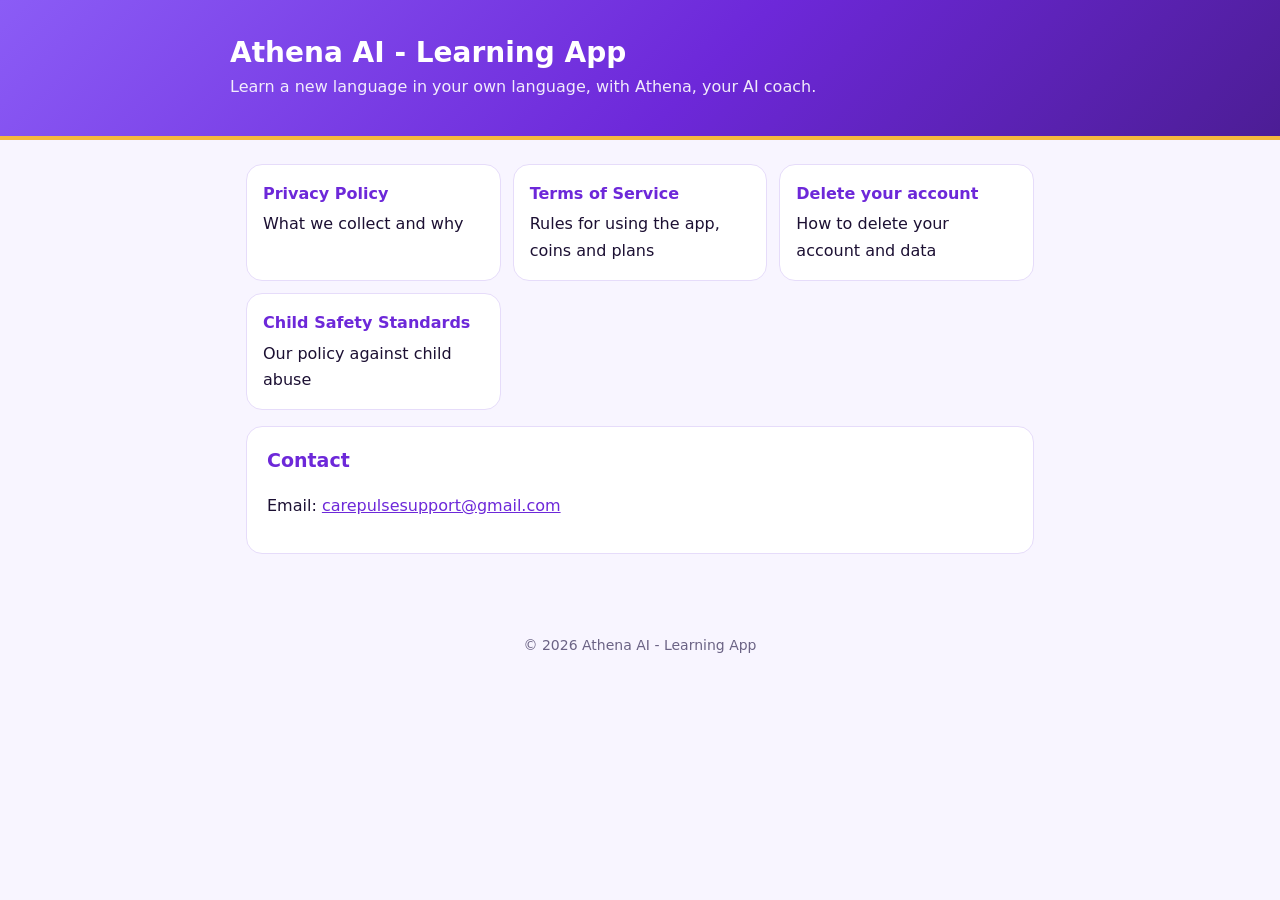
<file: index.html>
<!doctype html>
<html lang="en">
<head>
  <meta charset="utf-8">
  <meta name="viewport" content="width=device-width, initial-scale=1">
  <title>Athena AI - Learning App</title>
  <meta name="description" content="Legal and support pages for Athena AI - Learning App.">
  <link rel="stylesheet" href="style.css">
</head>
<body>
  <header>
    <div class="wrap">
      <h1>Athena AI - Learning App</h1>
      <p>Learn a new language in your own language, with Athena, your AI coach.</p>
    </div>
  </header>
  <main>
    <div class="cards">
      <a href="privacy.html"><strong>Privacy Policy</strong>What we collect and why</a>
      <a href="terms.html"><strong>Terms of Service</strong>Rules for using the app, coins and plans</a>
      <a href="delete-account.html"><strong>Delete your account</strong>How to delete your account and data</a>
      <a href="child-safety.html"><strong>Child Safety Standards</strong>Our policy against child abuse</a>
    </div>
    <section style="margin-top:16px">
      <h2>Contact</h2>
      <p>Email: <a href="mailto:carepulsesupport@gmail.com">carepulsesupport@gmail.com</a></p>
    </section>
  </main>
  <footer>© 2026 Athena AI - Learning App</footer>
</body>
</html>
</file>
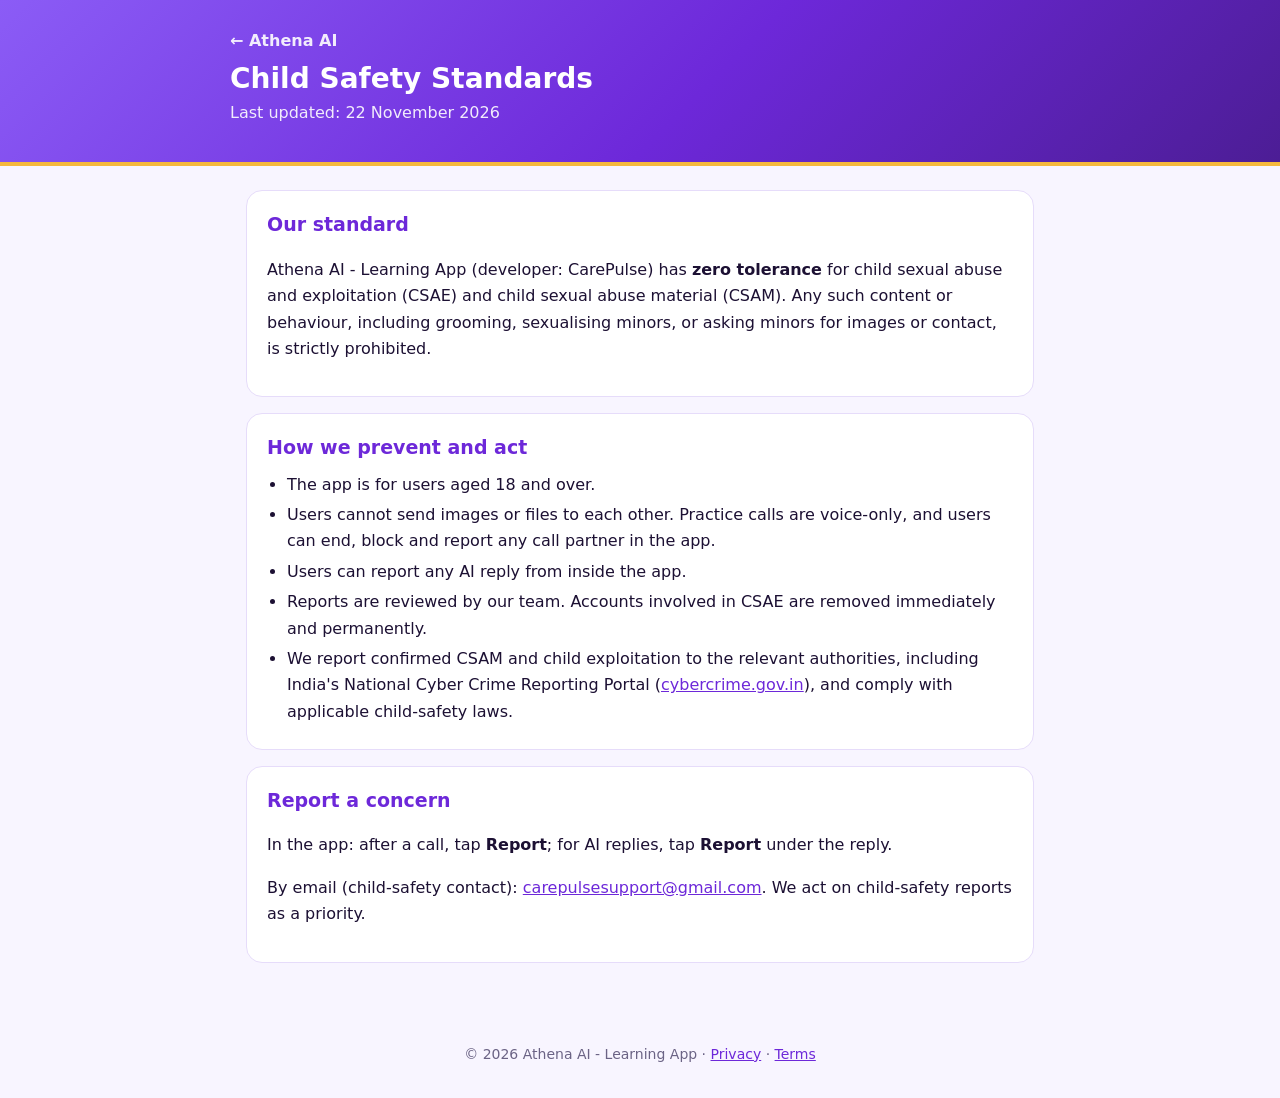
<file: child-safety.html>
<!doctype html>
<html lang="en">
<head>
  <meta charset="utf-8">
  <meta name="viewport" content="width=device-width, initial-scale=1">
  <title>Child Safety Standards · Athena AI</title>
  <meta name="description" content="Athena AI's standards against child sexual abuse and exploitation (CSAE).">
  <link rel="stylesheet" href="style.css">
</head>
<body>
  <header>
    <div class="wrap">
      <a href="index.html">← Athena AI</a>
      <h1>Child Safety Standards</h1>
      <p>Last updated: 22 November 2026</p>
    </div>
  </header>
  <main>
    <section>
      <h2>Our standard</h2>
      <p>Athena AI - Learning App (developer: CarePulse) has <strong>zero tolerance</strong> for child sexual abuse and exploitation (CSAE) and child sexual abuse material (CSAM). Any such content or behaviour, including grooming, sexualising minors, or asking minors for images or contact, is strictly prohibited.</p>
    </section>
    <section>
      <h2>How we prevent and act</h2>
      <ul>
        <li>The app is for users aged 18 and over.</li>
        <li>Users cannot send images or files to each other. Practice calls are voice-only, and users can end, block and report any call partner in the app.</li>
        <li>Users can report any AI reply from inside the app.</li>
        <li>Reports are reviewed by our team. Accounts involved in CSAE are removed immediately and permanently.</li>
        <li>We report confirmed CSAM and child exploitation to the relevant authorities, including India's National Cyber Crime Reporting Portal (<a href="https://cybercrime.gov.in">cybercrime.gov.in</a>), and comply with applicable child-safety laws.</li>
      </ul>
    </section>
    <section>
      <h2>Report a concern</h2>
      <p>In the app: after a call, tap <strong>Report</strong>; for AI replies, tap <strong>Report</strong> under the reply.</p>
      <p>By email (child-safety contact): <a href="mailto:carepulsesupport@gmail.com?subject=Child%20safety%20report">carepulsesupport@gmail.com</a>. We act on child-safety reports as a priority.</p>
    </section>
  </main>
  <footer>© 2026 Athena AI - Learning App · <a href="privacy.html">Privacy</a> · <a href="terms.html">Terms</a></footer>
</body>
</html>
</file>
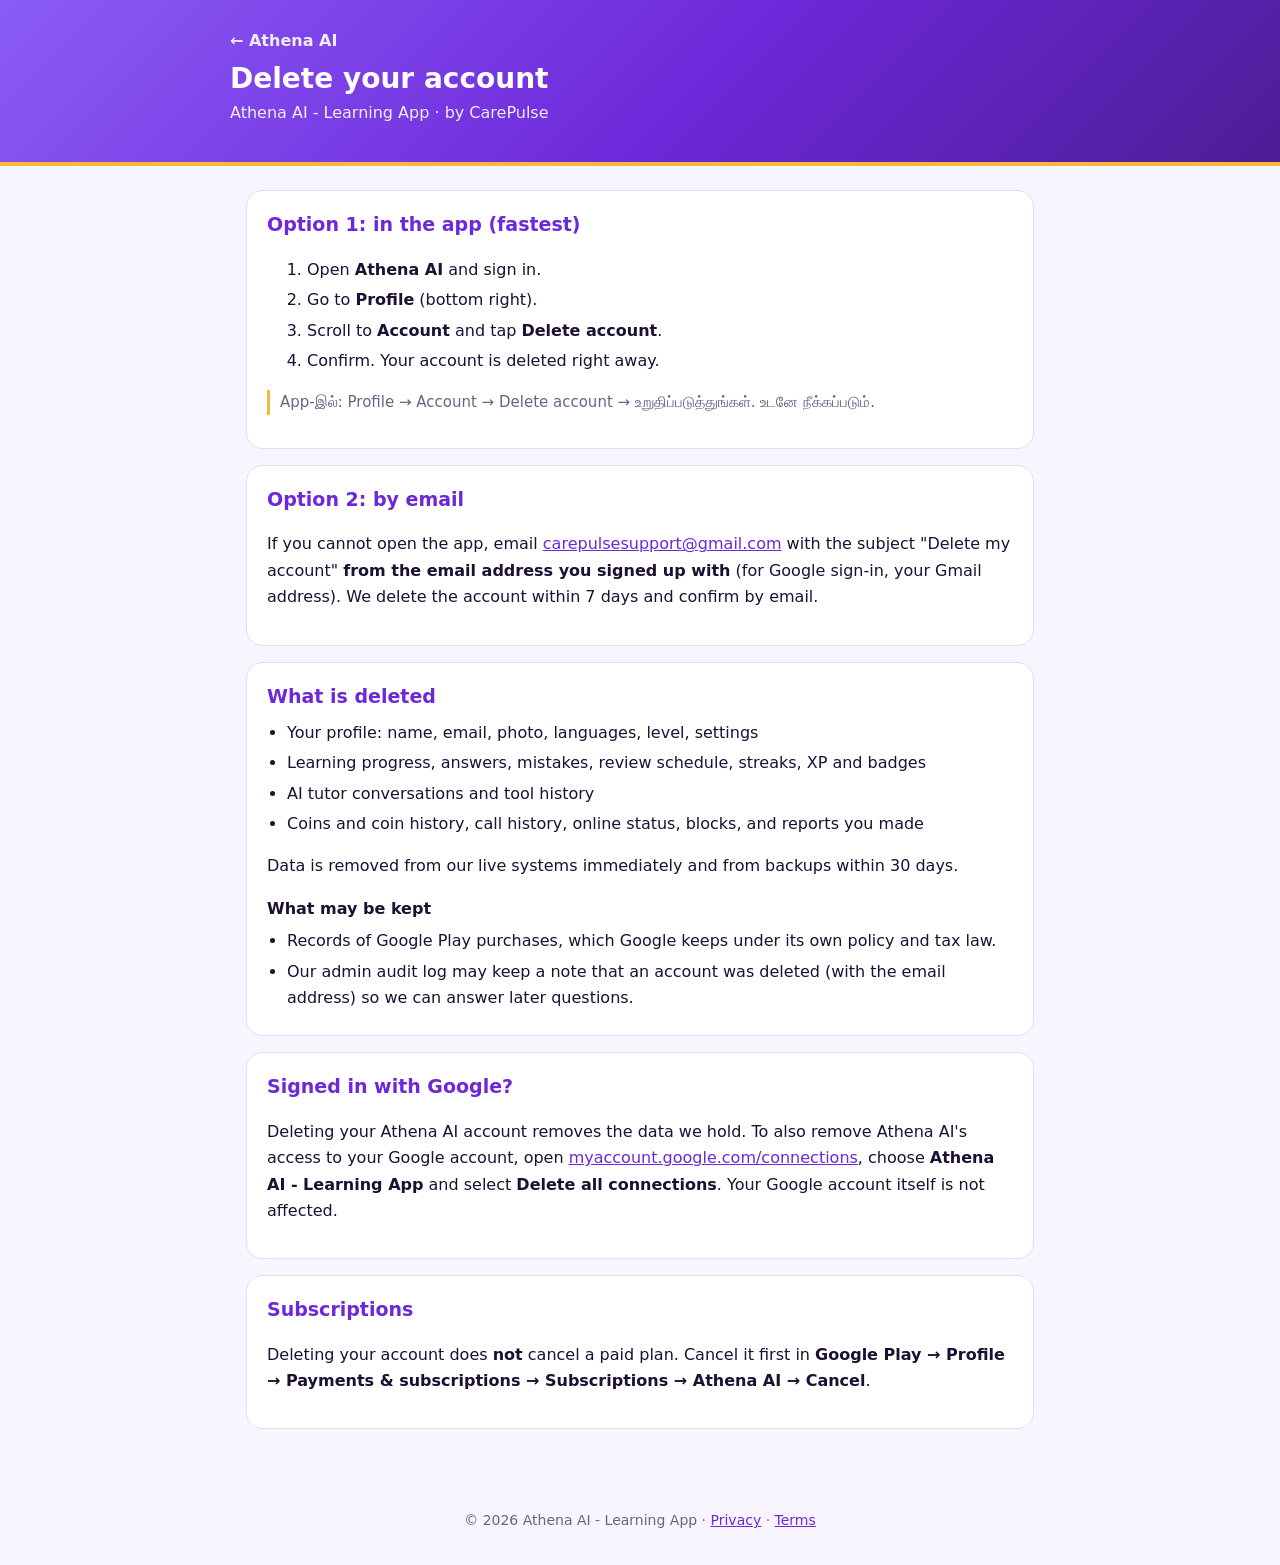
<file: delete-account.html>
<!doctype html>
<html lang="en">
<head>
  <meta charset="utf-8">
  <meta name="viewport" content="width=device-width, initial-scale=1">
  <title>Delete your account · Athena AI</title>
  <meta name="description" content="How to delete your Athena AI account and data.">
  <link rel="stylesheet" href="style.css">
</head>
<body>
  <header>
    <div class="wrap">
      <a href="index.html">← Athena AI</a>
      <h1>Delete your account</h1>
      <p>Athena AI - Learning App · by CarePulse</p>
    </div>
  </header>
  <main>
    <section>
      <h2>Option 1: in the app (fastest)</h2>
      <ol>
        <li>Open <strong>Athena AI</strong> and sign in.</li>
        <li>Go to <strong>Profile</strong> (bottom right).</li>
        <li>Scroll to <strong>Account</strong> and tap <strong>Delete account</strong>.</li>
        <li>Confirm. Your account is deleted right away.</li>
      </ol>
      <p class="ta">App-இல்: Profile → Account → Delete account → உறுதிப்படுத்துங்கள். உடனே நீக்கப்படும்.</p>
    </section>

    <section>
      <h2>Option 2: by email</h2>
      <p>If you cannot open the app, email <a href="mailto:carepulsesupport@gmail.com?subject=Delete%20my%20Athena%20AI%20account">carepulsesupport@gmail.com</a> with the subject "Delete my account" <strong>from the email address you signed up with</strong> (for Google sign-in, your Gmail address). We delete the account within 7 days and confirm by email.</p>
    </section>

    <section>
      <h2>What is deleted</h2>
      <ul>
        <li>Your profile: name, email, photo, languages, level, settings</li>
        <li>Learning progress, answers, mistakes, review schedule, streaks, XP and badges</li>
        <li>AI tutor conversations and tool history</li>
        <li>Coins and coin history, call history, online status, blocks, and reports you made</li>
      </ul>
      <p>Data is removed from our live systems immediately and from backups within 30 days.</p>
      <h3>What may be kept</h3>
      <ul>
        <li>Records of Google Play purchases, which Google keeps under its own policy and tax law.</li>
        <li>Our admin audit log may keep a note that an account was deleted (with the email address) so we can answer later questions.</li>
      </ul>
    </section>

    <section>
      <h2>Signed in with Google?</h2>
      <p>Deleting your Athena AI account removes the data we hold. To also remove Athena AI's access to your Google account, open <a href="https://myaccount.google.com/connections">myaccount.google.com/connections</a>, choose <strong>Athena AI - Learning App</strong> and select <strong>Delete all connections</strong>. Your Google account itself is not affected.</p>
    </section>

    <section>
      <h2>Subscriptions</h2>
      <p>Deleting your account does <strong>not</strong> cancel a paid plan. Cancel it first in <strong>Google Play → Profile → Payments &amp; subscriptions → Subscriptions → Athena AI → Cancel</strong>.</p>
    </section>
  </main>
  <footer>© 2026 Athena AI - Learning App · <a href="privacy.html">Privacy</a> · <a href="terms.html">Terms</a></footer>
</body>
</html>
</file>
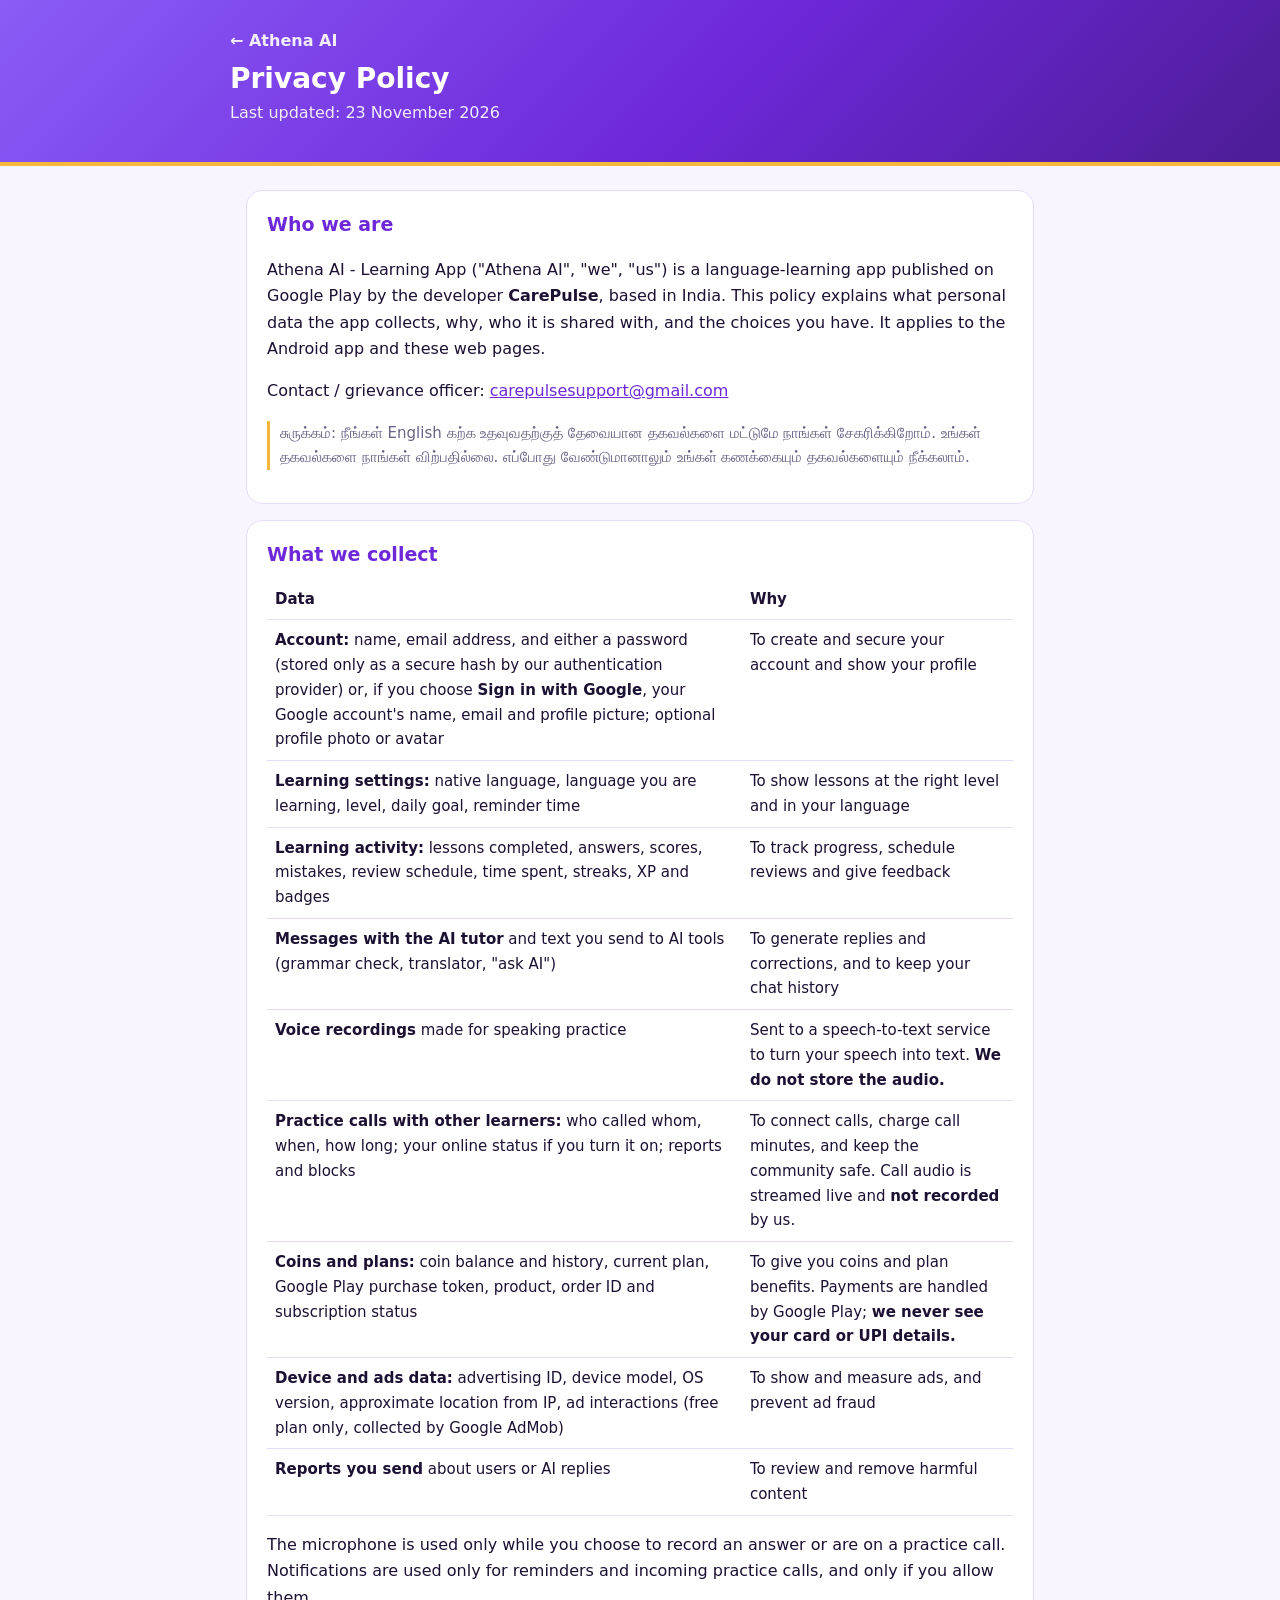
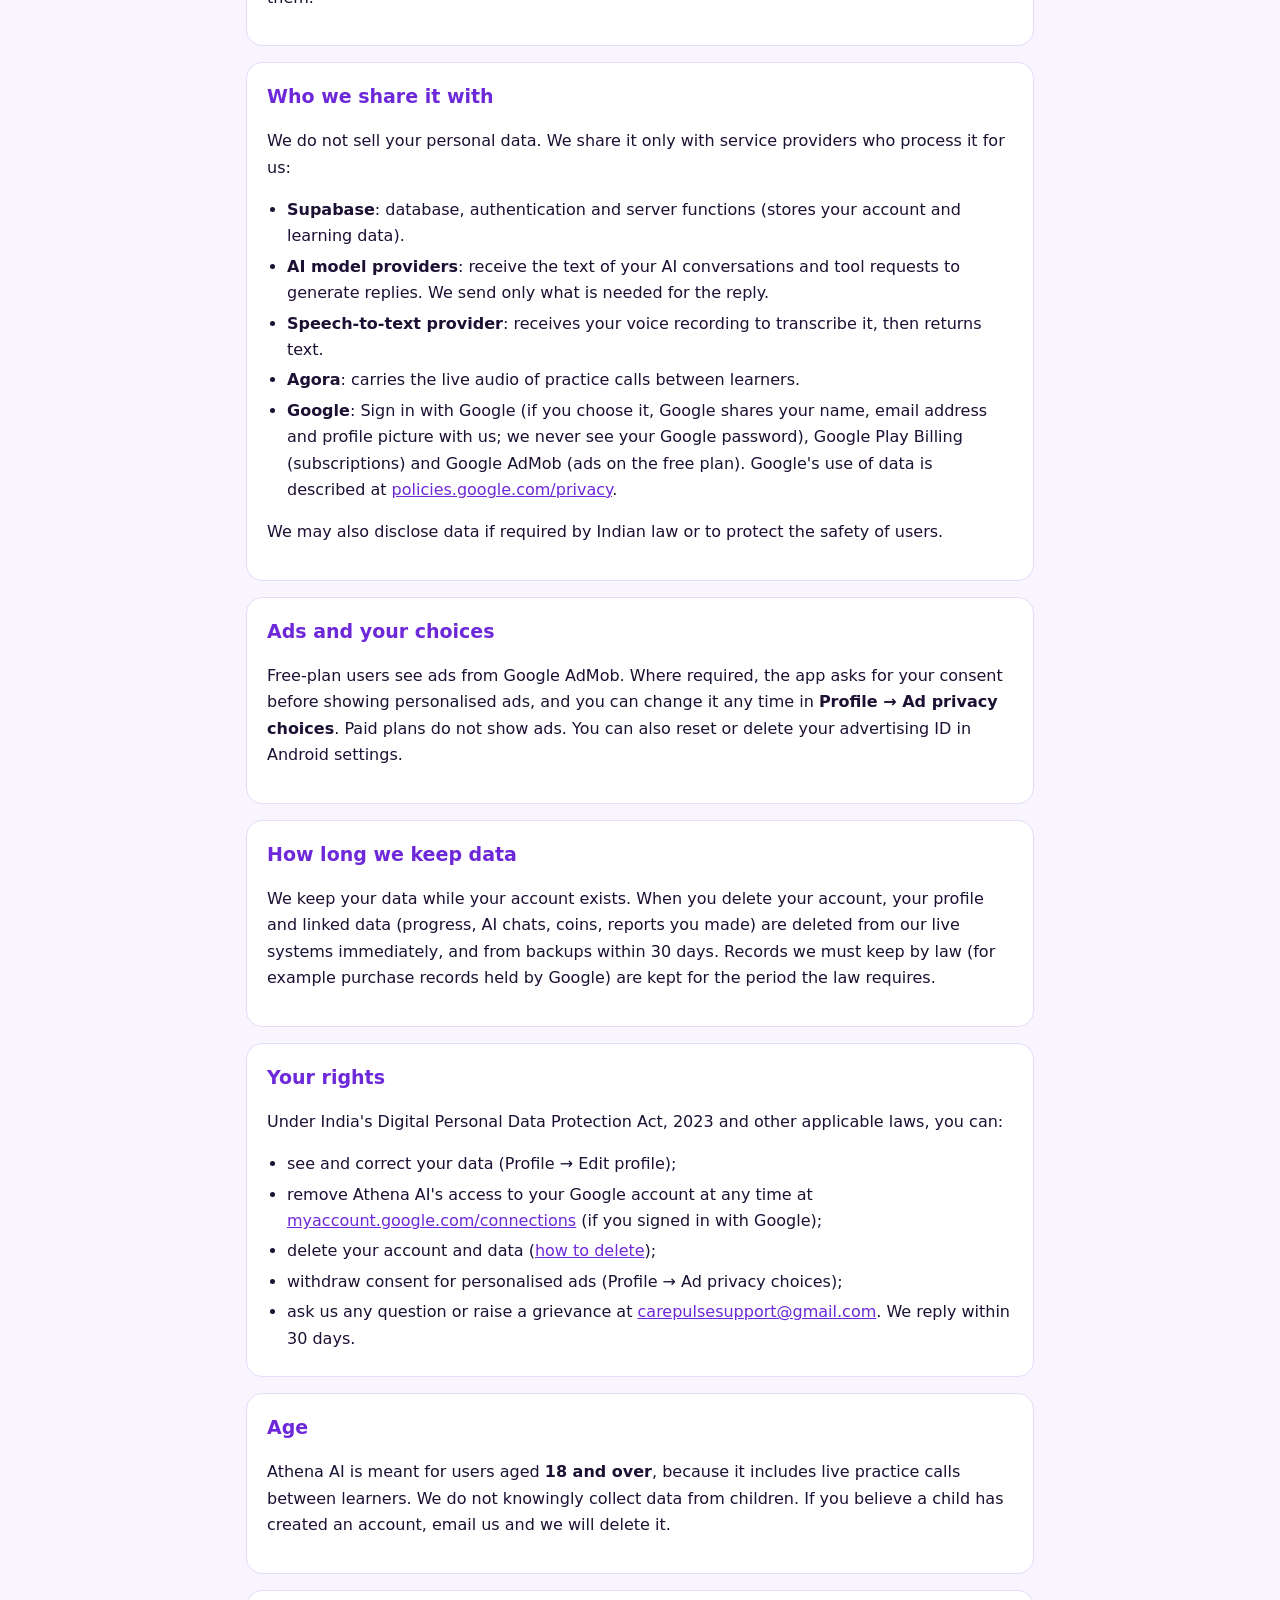
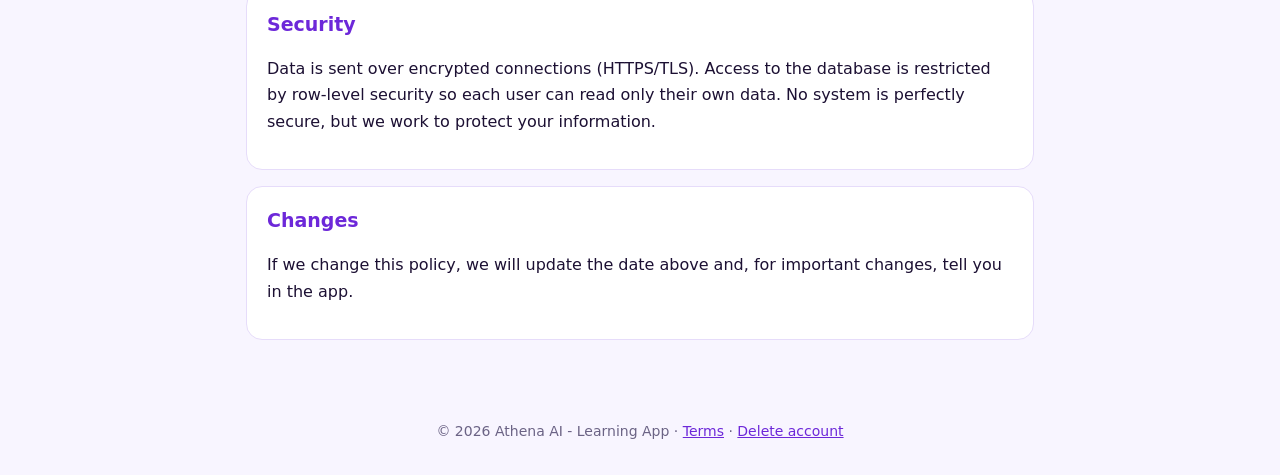
<file: privacy.html>
<!doctype html>
<html lang="en">
<head>
  <meta charset="utf-8">
  <meta name="viewport" content="width=device-width, initial-scale=1">
  <title>Privacy Policy · Athena AI</title>
  <meta name="description" content="Privacy Policy for Athena AI - Learning App.">
  <link rel="stylesheet" href="style.css">
</head>
<body>
  <header>
    <div class="wrap">
      <a href="index.html">← Athena AI</a>
      <h1>Privacy Policy</h1>
      <p>Last updated: 23 November 2026</p>
    </div>
  </header>
  <main>
    <section>
      <h2>Who we are</h2>
      <p>Athena AI - Learning App ("Athena AI", "we", "us") is a language-learning app published on Google Play by the developer <strong>CarePulse</strong>, based in India. This policy explains what personal data the app collects, why, who it is shared with, and the choices you have. It applies to the Android app and these web pages.</p>
      <p>Contact / grievance officer: <a href="mailto:carepulsesupport@gmail.com">carepulsesupport@gmail.com</a></p>
      <p class="ta">சுருக்கம்: நீங்கள் English கற்க உதவுவதற்குத் தேவையான தகவல்களை மட்டுமே நாங்கள் சேகரிக்கிறோம். உங்கள் தகவல்களை நாங்கள் விற்பதில்லை. எப்போது வேண்டுமானாலும் உங்கள் கணக்கையும் தகவல்களையும் நீக்கலாம்.</p>
    </section>

    <section>
      <h2>What we collect</h2>
      <table>
        <tr><th>Data</th><th>Why</th></tr>
        <tr><td><strong>Account:</strong> name, email address, and either a password (stored only as a secure hash by our authentication provider) or, if you choose <strong>Sign in with Google</strong>, your Google account's name, email and profile picture; optional profile photo or avatar</td><td>To create and secure your account and show your profile</td></tr>
        <tr><td><strong>Learning settings:</strong> native language, language you are learning, level, daily goal, reminder time</td><td>To show lessons at the right level and in your language</td></tr>
        <tr><td><strong>Learning activity:</strong> lessons completed, answers, scores, mistakes, review schedule, time spent, streaks, XP and badges</td><td>To track progress, schedule reviews and give feedback</td></tr>
        <tr><td><strong>Messages with the AI tutor</strong> and text you send to AI tools (grammar check, translator, "ask AI")</td><td>To generate replies and corrections, and to keep your chat history</td></tr>
        <tr><td><strong>Voice recordings</strong> made for speaking practice</td><td>Sent to a speech-to-text service to turn your speech into text. <strong>We do not store the audio.</strong></td></tr>
        <tr><td><strong>Practice calls with other learners:</strong> who called whom, when, how long; your online status if you turn it on; reports and blocks</td><td>To connect calls, charge call minutes, and keep the community safe. Call audio is streamed live and <strong>not recorded</strong> by us.</td></tr>
        <tr><td><strong>Coins and plans:</strong> coin balance and history, current plan, Google Play purchase token, product, order ID and subscription status</td><td>To give you coins and plan benefits. Payments are handled by Google Play; <strong>we never see your card or UPI details.</strong></td></tr>
        <tr><td><strong>Device and ads data:</strong> advertising ID, device model, OS version, approximate location from IP, ad interactions (free plan only, collected by Google AdMob)</td><td>To show and measure ads, and prevent ad fraud</td></tr>
        <tr><td><strong>Reports you send</strong> about users or AI replies</td><td>To review and remove harmful content</td></tr>
      </table>
      <p>The microphone is used only while you choose to record an answer or are on a practice call. Notifications are used only for reminders and incoming practice calls, and only if you allow them.</p>
    </section>

    <section>
      <h2>Who we share it with</h2>
      <p>We do not sell your personal data. We share it only with service providers who process it for us:</p>
      <ul>
        <li><strong>Supabase</strong>: database, authentication and server functions (stores your account and learning data).</li>
        <li><strong>AI model providers</strong>: receive the text of your AI conversations and tool requests to generate replies. We send only what is needed for the reply.</li>
        <li><strong>Speech-to-text provider</strong>: receives your voice recording to transcribe it, then returns text.</li>
        <li><strong>Agora</strong>: carries the live audio of practice calls between learners.</li>
        <li><strong>Google</strong>: Sign in with Google (if you choose it, Google shares your name, email address and profile picture with us; we never see your Google password), Google Play Billing (subscriptions) and Google AdMob (ads on the free plan). Google's use of data is described at <a href="https://policies.google.com/privacy">policies.google.com/privacy</a>.</li>
      </ul>
      <p>We may also disclose data if required by Indian law or to protect the safety of users.</p>
    </section>

    <section>
      <h2>Ads and your choices</h2>
      <p>Free-plan users see ads from Google AdMob. Where required, the app asks for your consent before showing personalised ads, and you can change it any time in <strong>Profile → Ad privacy choices</strong>. Paid plans do not show ads. You can also reset or delete your advertising ID in Android settings.</p>
    </section>

    <section>
      <h2>How long we keep data</h2>
      <p>We keep your data while your account exists. When you delete your account, your profile and linked data (progress, AI chats, coins, reports you made) are deleted from our live systems immediately, and from backups within 30 days. Records we must keep by law (for example purchase records held by Google) are kept for the period the law requires.</p>
    </section>

    <section>
      <h2>Your rights</h2>
      <p>Under India's Digital Personal Data Protection Act, 2023 and other applicable laws, you can:</p>
      <ul>
        <li>see and correct your data (Profile → Edit profile);</li>
        <li>remove Athena AI's access to your Google account at any time at <a href="https://myaccount.google.com/connections">myaccount.google.com/connections</a> (if you signed in with Google);</li>
        <li>delete your account and data (<a href="delete-account.html">how to delete</a>);</li>
        <li>withdraw consent for personalised ads (Profile → Ad privacy choices);</li>
        <li>ask us any question or raise a grievance at <a href="mailto:carepulsesupport@gmail.com">carepulsesupport@gmail.com</a>. We reply within 30 days.</li>
      </ul>
    </section>

    <section>
      <h2>Age</h2>
      <p>Athena AI is meant for users aged <strong>18 and over</strong>, because it includes live practice calls between learners. We do not knowingly collect data from children. If you believe a child has created an account, email us and we will delete it.</p>
    </section>

    <section>
      <h2>Security</h2>
      <p>Data is sent over encrypted connections (HTTPS/TLS). Access to the database is restricted by row-level security so each user can read only their own data. No system is perfectly secure, but we work to protect your information.</p>
    </section>

    <section>
      <h2>Changes</h2>
      <p>If we change this policy, we will update the date above and, for important changes, tell you in the app.</p>
    </section>
  </main>
  <footer>© 2026 Athena AI - Learning App · <a href="terms.html">Terms</a> · <a href="delete-account.html">Delete account</a></footer>
</body>
</html>
</file>
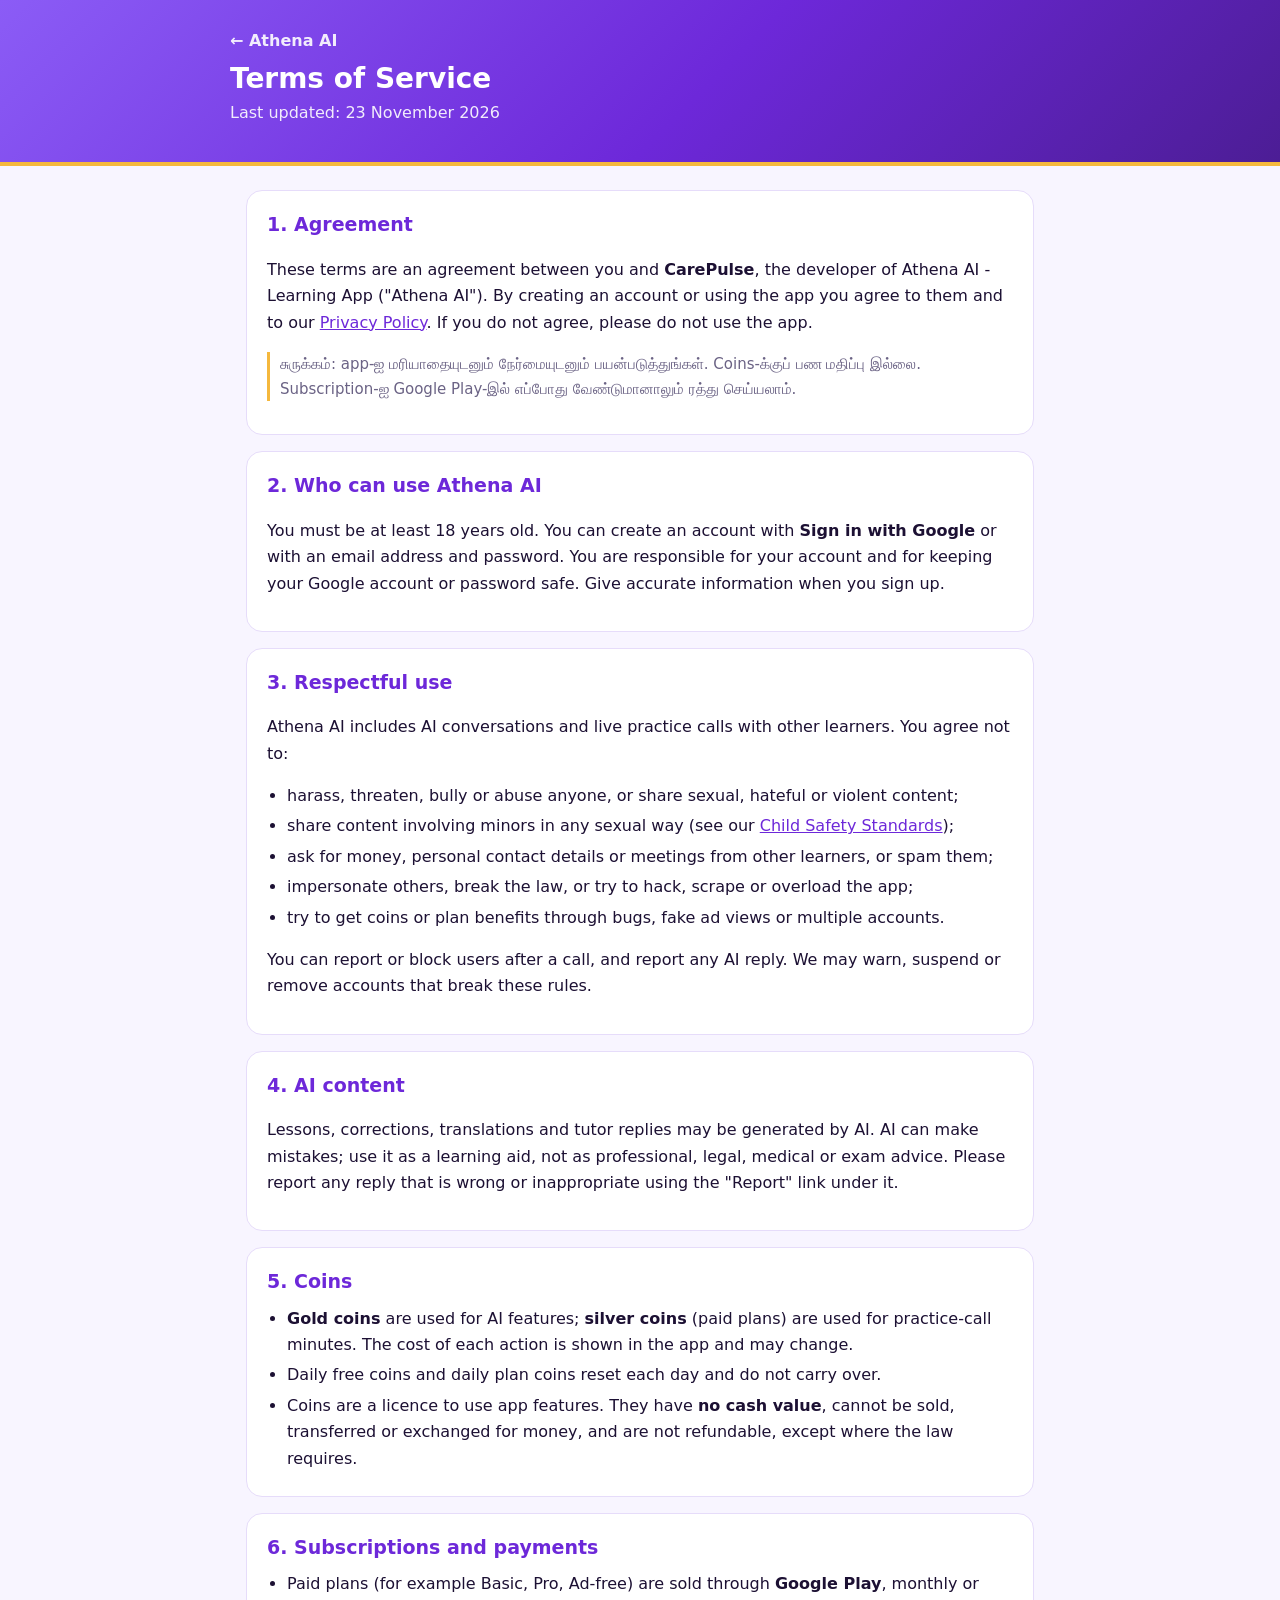
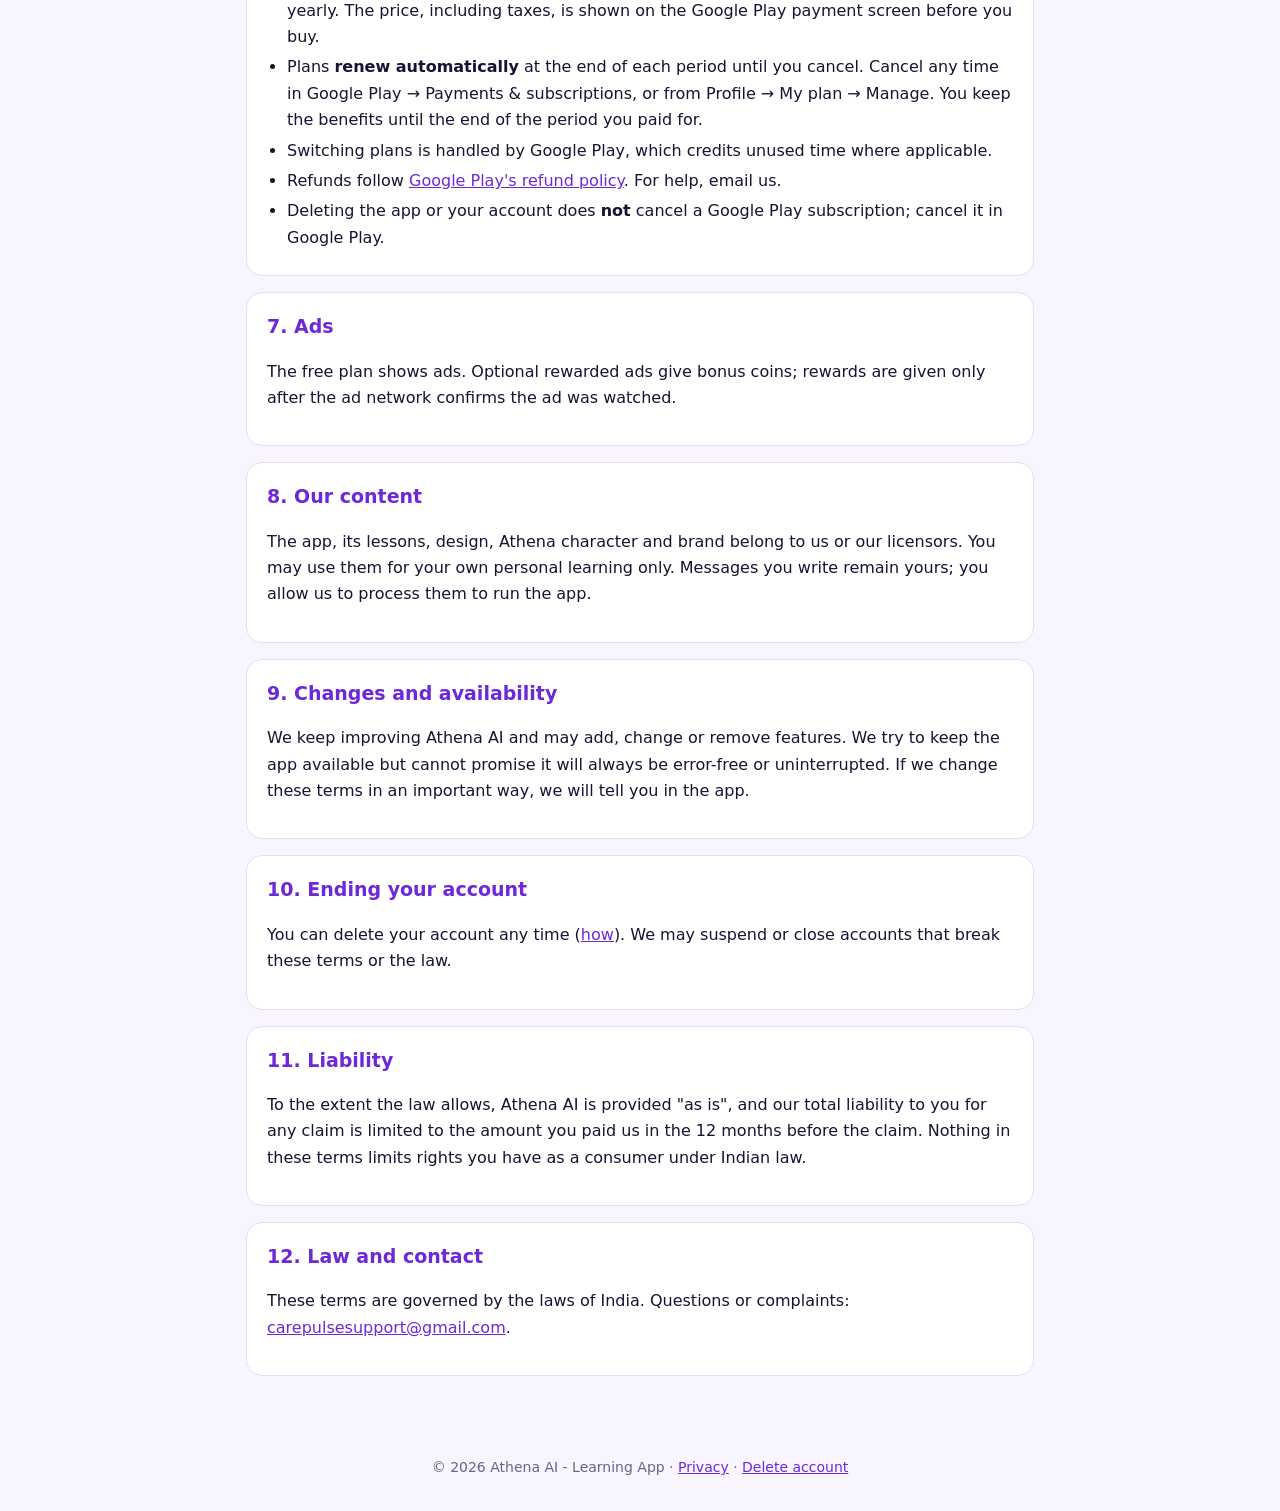
<file: terms.html>
<!doctype html>
<html lang="en">
<head>
  <meta charset="utf-8">
  <meta name="viewport" content="width=device-width, initial-scale=1">
  <title>Terms of Service · Athena AI</title>
  <meta name="description" content="Terms of Service for Athena AI - Learning App.">
  <link rel="stylesheet" href="style.css">
</head>
<body>
  <header>
    <div class="wrap">
      <a href="index.html">← Athena AI</a>
      <h1>Terms of Service</h1>
      <p>Last updated: 23 November 2026</p>
    </div>
  </header>
  <main>
    <section>
      <h2>1. Agreement</h2>
      <p>These terms are an agreement between you and <strong>CarePulse</strong>, the developer of Athena AI - Learning App ("Athena AI"). By creating an account or using the app you agree to them and to our <a href="privacy.html">Privacy Policy</a>. If you do not agree, please do not use the app.</p>
      <p class="ta">சுருக்கம்: app-ஐ மரியாதையுடனும் நேர்மையுடனும் பயன்படுத்துங்கள். Coins-க்குப் பண மதிப்பு இல்லை. Subscription-ஐ Google Play-இல் எப்போது வேண்டுமானாலும் ரத்து செய்யலாம்.</p>
    </section>

    <section>
      <h2>2. Who can use Athena AI</h2>
      <p>You must be at least 18 years old. You can create an account with <strong>Sign in with Google</strong> or with an email address and password. You are responsible for your account and for keeping your Google account or password safe. Give accurate information when you sign up.</p>
    </section>

    <section>
      <h2>3. Respectful use</h2>
      <p>Athena AI includes AI conversations and live practice calls with other learners. You agree not to:</p>
      <ul>
        <li>harass, threaten, bully or abuse anyone, or share sexual, hateful or violent content;</li>
        <li>share content involving minors in any sexual way (see our <a href="child-safety.html">Child Safety Standards</a>);</li>
        <li>ask for money, personal contact details or meetings from other learners, or spam them;</li>
        <li>impersonate others, break the law, or try to hack, scrape or overload the app;</li>
        <li>try to get coins or plan benefits through bugs, fake ad views or multiple accounts.</li>
      </ul>
      <p>You can report or block users after a call, and report any AI reply. We may warn, suspend or remove accounts that break these rules.</p>
    </section>

    <section>
      <h2>4. AI content</h2>
      <p>Lessons, corrections, translations and tutor replies may be generated by AI. AI can make mistakes; use it as a learning aid, not as professional, legal, medical or exam advice. Please report any reply that is wrong or inappropriate using the "Report" link under it.</p>
    </section>

    <section>
      <h2>5. Coins</h2>
      <ul>
        <li><strong>Gold coins</strong> are used for AI features; <strong>silver coins</strong> (paid plans) are used for practice-call minutes. The cost of each action is shown in the app and may change.</li>
        <li>Daily free coins and daily plan coins reset each day and do not carry over.</li>
        <li>Coins are a licence to use app features. They have <strong>no cash value</strong>, cannot be sold, transferred or exchanged for money, and are not refundable, except where the law requires.</li>
      </ul>
    </section>

    <section>
      <h2>6. Subscriptions and payments</h2>
      <ul>
        <li>Paid plans (for example Basic, Pro, Ad-free) are sold through <strong>Google Play</strong>, monthly or yearly. The price, including taxes, is shown on the Google Play payment screen before you buy.</li>
        <li>Plans <strong>renew automatically</strong> at the end of each period until you cancel. Cancel any time in Google Play → Payments &amp; subscriptions, or from Profile → My plan → Manage. You keep the benefits until the end of the period you paid for.</li>
        <li>Switching plans is handled by Google Play, which credits unused time where applicable.</li>
        <li>Refunds follow <a href="https://support.google.com/googleplay/answer/2479637">Google Play's refund policy</a>. For help, email us.</li>
        <li>Deleting the app or your account does <strong>not</strong> cancel a Google Play subscription; cancel it in Google Play.</li>
      </ul>
    </section>

    <section>
      <h2>7. Ads</h2>
      <p>The free plan shows ads. Optional rewarded ads give bonus coins; rewards are given only after the ad network confirms the ad was watched.</p>
    </section>

    <section>
      <h2>8. Our content</h2>
      <p>The app, its lessons, design, Athena character and brand belong to us or our licensors. You may use them for your own personal learning only. Messages you write remain yours; you allow us to process them to run the app.</p>
    </section>

    <section>
      <h2>9. Changes and availability</h2>
      <p>We keep improving Athena AI and may add, change or remove features. We try to keep the app available but cannot promise it will always be error-free or uninterrupted. If we change these terms in an important way, we will tell you in the app.</p>
    </section>

    <section>
      <h2>10. Ending your account</h2>
      <p>You can delete your account any time (<a href="delete-account.html">how</a>). We may suspend or close accounts that break these terms or the law.</p>
    </section>

    <section>
      <h2>11. Liability</h2>
      <p>To the extent the law allows, Athena AI is provided "as is", and our total liability to you for any claim is limited to the amount you paid us in the 12 months before the claim. Nothing in these terms limits rights you have as a consumer under Indian law.</p>
    </section>

    <section>
      <h2>12. Law and contact</h2>
      <p>These terms are governed by the laws of India. Questions or complaints: <a href="mailto:carepulsesupport@gmail.com">carepulsesupport@gmail.com</a>.</p>
    </section>
  </main>
  <footer>© 2026 Athena AI - Learning App · <a href="privacy.html">Privacy</a> · <a href="delete-account.html">Delete account</a></footer>
</body>
</html>
</file>
<file: style.css>
:root {
  --bg: #f8f5ff;
  --card: #ffffff;
  --text: #1c1033;
  --muted: #6b6385;
  --brand: #6d28d9;
  --gold: #f5b83d;
  --border: #e6dcfa;
}
@media (prefers-color-scheme: dark) {
  :root { --bg: #0f0a1e; --card: #1a1230; --text: #f6f2ff; --muted: #b4a8d6; --brand: #a78bfa; --border: #33265a; }
}
* { box-sizing: border-box; }
body {
  margin: 0; background: var(--bg); color: var(--text);
  font: 16px/1.65 system-ui, -apple-system, "Segoe UI", Roboto, "Noto Sans Tamil", sans-serif;
}
header {
  background: linear-gradient(135deg, #8b5cf6, #6d28d9 55%, #4c1d95); color: #fff;
  padding: 28px 16px 36px; border-bottom: 4px solid var(--gold);
}
header .wrap, main { max-width: 820px; margin: 0 auto; }
header a { color: #fff; text-decoration: none; font-weight: 700; opacity: .9; }
h1 { margin: 8px 0 4px; font-size: 28px; line-height: 1.2; }
header p { margin: 0; opacity: .9; }
main { padding: 24px 16px 64px; }
section { background: var(--card); border: 1px solid var(--border); border-radius: 16px; padding: 18px 20px; margin-bottom: 16px; }
h2 { margin: 0 0 8px; font-size: 19px; color: var(--brand); }
h3 { margin: 14px 0 4px; font-size: 16px; }
ul { padding-left: 20px; margin: 6px 0; }
li { margin: 4px 0; }
a { color: var(--brand); }
.ta { color: var(--muted); font-size: 15px; border-left: 3px solid var(--gold); padding-left: 10px; margin-top: 10px; }
.cards { display: grid; gap: 12px; grid-template-columns: repeat(auto-fit, minmax(220px, 1fr)); }
.cards a { display: block; background: var(--card); border: 1px solid var(--border); border-radius: 16px; padding: 16px; text-decoration: none; color: var(--text); }
.cards a strong { color: var(--brand); display: block; margin-bottom: 4px; }
footer { text-align: center; color: var(--muted); font-size: 14px; padding: 0 16px 32px; }
table { border-collapse: collapse; width: 100%; font-size: 15px; }
th, td { text-align: left; padding: 8px; border-bottom: 1px solid var(--border); vertical-align: top; }
</file>
